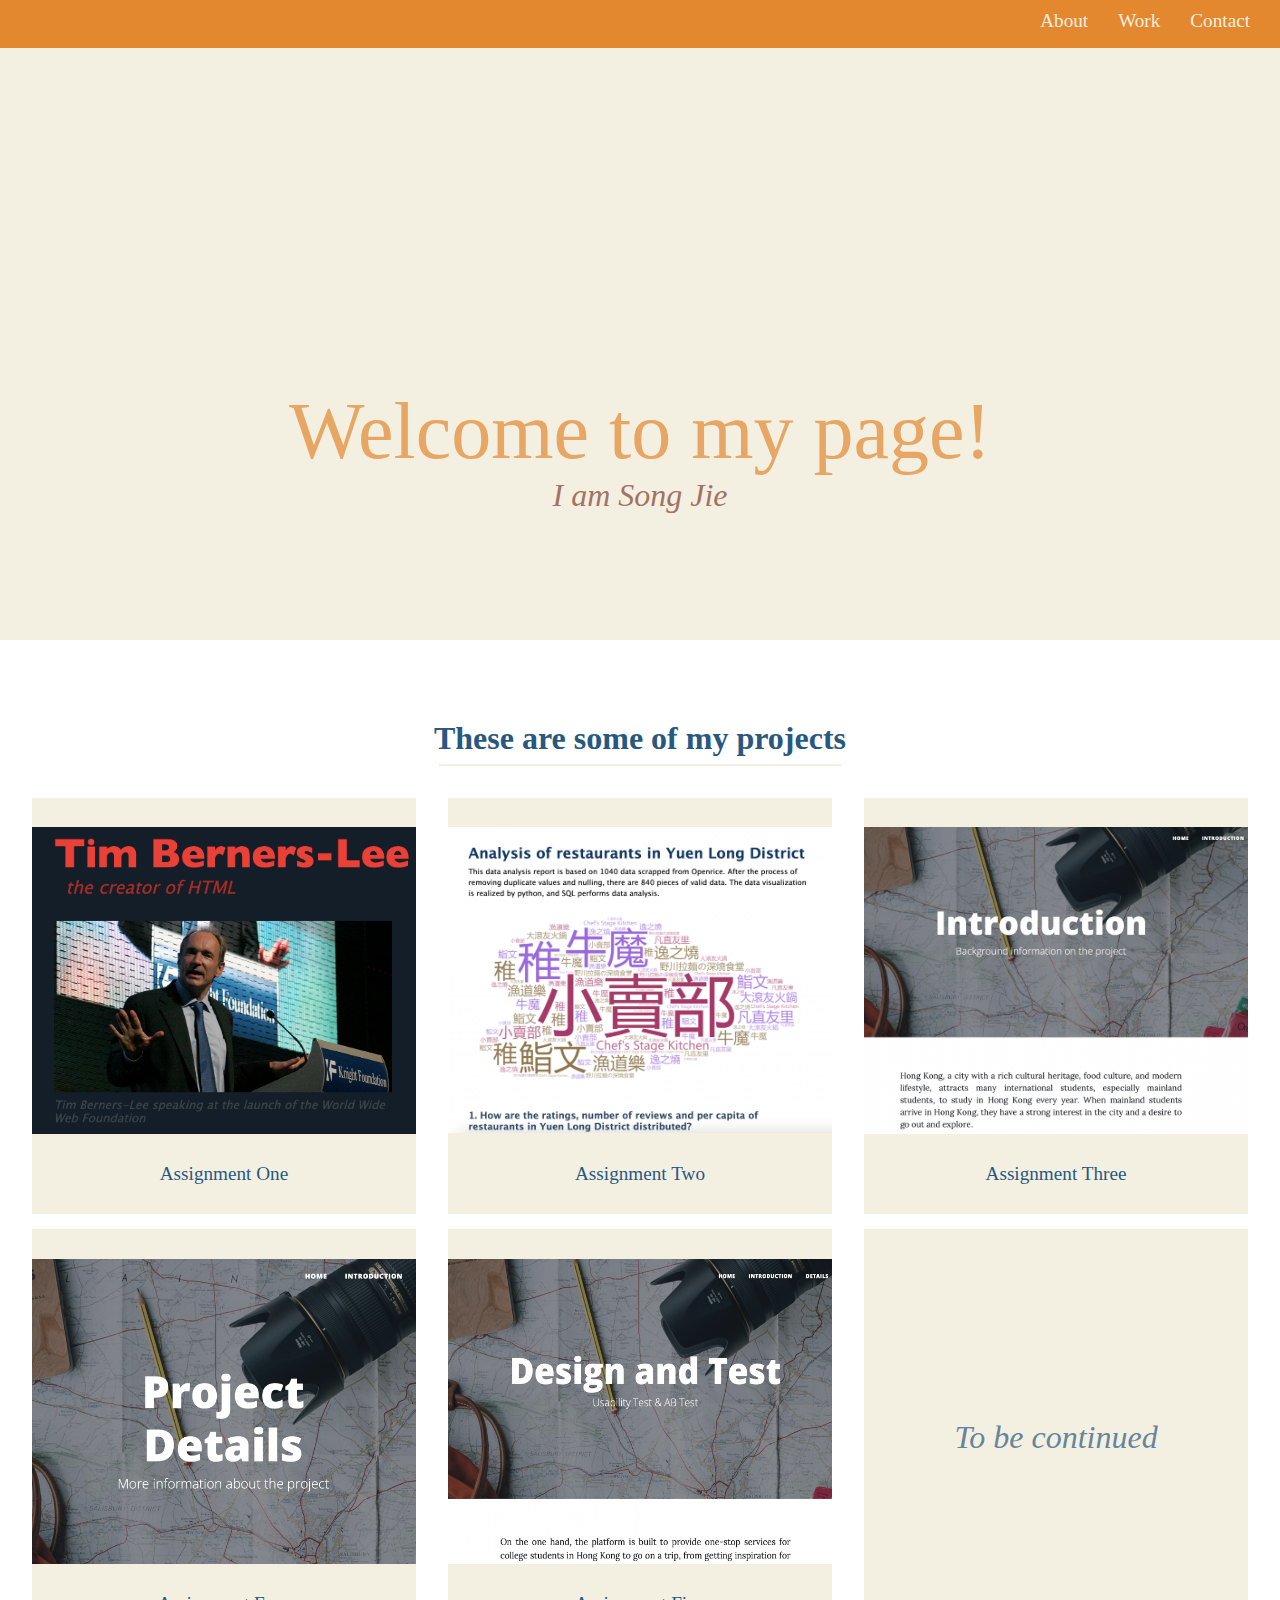
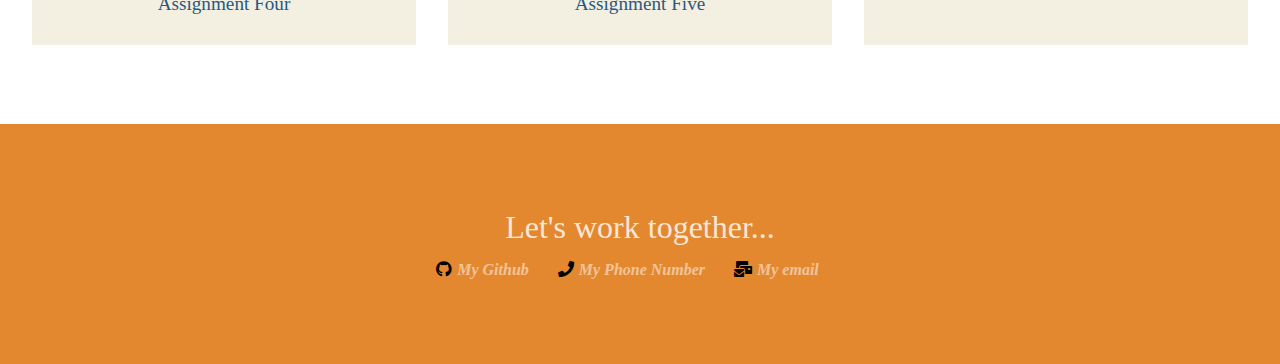
<file: index.html>
<!DOCTYPE html>
<html lang="en">
  <head>
    <meta charset="UTF-8" />
    <meta http-equiv="X-UA-Compatible" content="IE=edge" />
    <meta name="viewport" content="width=device-width, initial-scale=1.0" />
    <title>Welcome to My Page</title>
    <link rel="stylesheet" href="index.css" />
    <link
      rel="stylesheet"
      href="https://use.fontawesome.com/releases/v5.8.2/css/all.css"
    />
  </head>
  <body>
    <section id="navigator">
      <nav id="nav">
        <div class="nav-div"><a href="#aboutme">About</a></div>
        <div class="nav-div"><a href="#projects">Work</a></div>
        <div class="nav-div"><a href="#contact">Contact</a></div>
      </nav>
    </section>
    <section id="aboutme">
      <div id="introduction">
        <header>Welcome to my page!</header>
        <p>I am Song Jie</p>
      </div>
    </section>
    <section id="projects">
      <div id="title">
        <header>These are some of my projects</header>
        <hr />
      </div>
      <div id="image-text">
        <div class="assignment">
          <a href="assignment-one.html">
            <div class="content">
              <img src="pictures/Assignment One.png" alt="" />
              <p>Assignment One</p>
            </div>
          </a>
        </div>
        <div class="assignment">
          <a href="assignment-two.html">
            <div class="content">
              <img src="pictures/assignment_two.png" alt="" />
              <p>Assignment Two</p>
            </div>
          </a>
        </div>
        <div class="assignment">
          <a href="assignment-three.html">
            <div class="content">
              <img src="pictures/assignment_three.png" alt="" />
              <p>Assignment Three</p>
            </div>
          </a>
        </div>
        <div class="assignment">
          <a href="assignment-four.html">
            <div class="content">
              <img src="pictures/assignment-four.png" alt="" />
              <p>Assignment Four</p>
            </div>
          </a>
        </div>
        <div class="assignment">
          <a href="assignment-five.html">
            <div class="content">
              <img src="pictures/assignment-five.png" alt="" />
              <p>Assignment Five</p>
            </div>
          </a>
        </div>
        <div class="assignment" id="last-div">
          <p>To be continued</p>
        </div>
      </div>
    </section>
    <section id="contact">
      <div class="work">
        <p>Let's work together...</p>

        <div class="social-icons">
          <i class="fab fa-github"
            ><a href="https://github.com/SongJie2022" target="_blank"
              >My Github</a
            ></i
          >
          <i class="fas fa-phone"><a href="tel:12345678">My Phone Number</a></i>
          <i class="fas fa-mail-bulk"
            ><a href="mailto:1155163510@link.cuhk.edu.hk">My email</a></i
          >
        </div>
      </div>
    </section>
  </body>
</html>
</file>
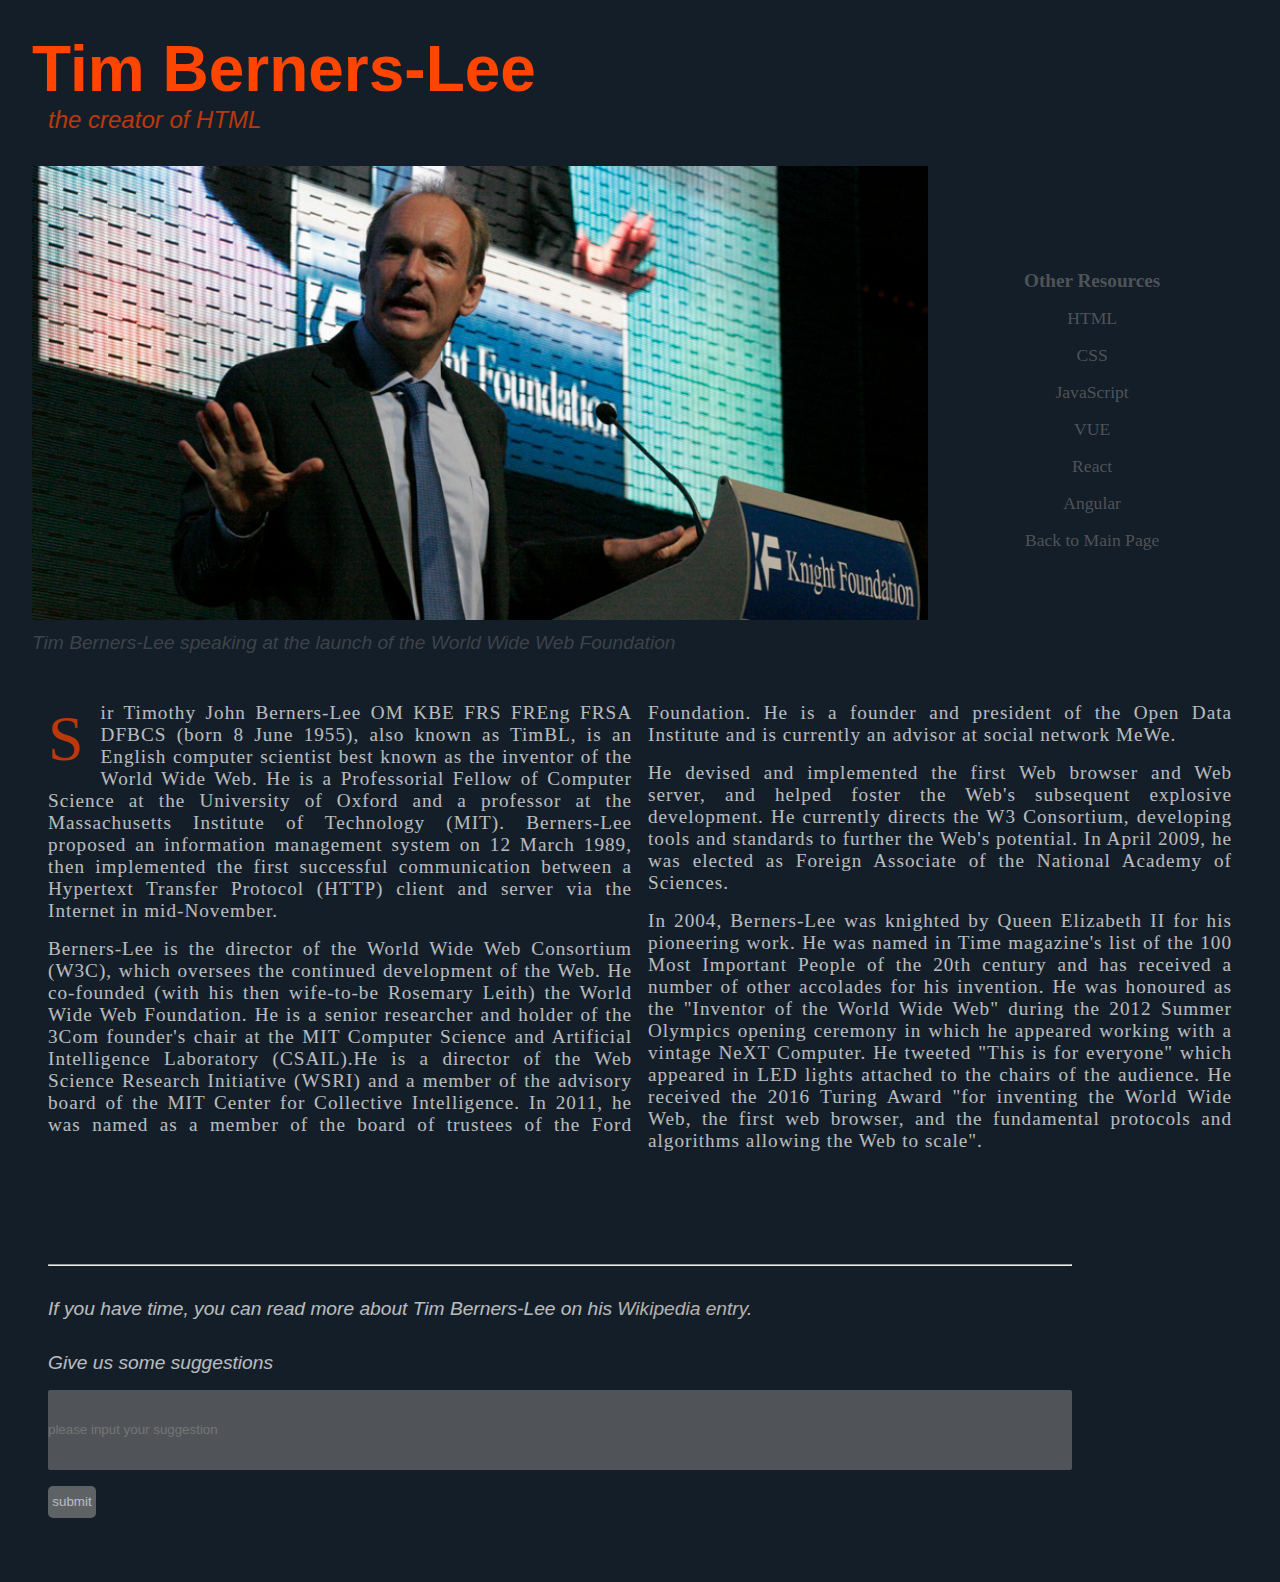
<file: assignment-one.html>
<!DOCTYPE html>
<html lang="en">
  <head>
    <meta charset="UTF-8" />
    <meta http-equiv="X-UA-Compatible" content="IE=edge" />
    <meta name="viewport" content="width=device-width, initial-scale=1.0" />
    <title>Tim Berners-Lee</title>
    <link rel="stylesheet" href="assignment-one.css" />
  </head>
  <body>
    <aside id="aside-bar">
      <ul id="other-page">
        <li id="title">Other Resources</li>
        <li>
          <a href="https://www.w3schools.com/html" target="_blank">HTML</a>
        </li>
        <li>
          <a href="https://www.w3schools.com/css/" target="_blank">CSS</a>
        </li>
        <li>
          <a href="https://www.w3schools.com/js/default.asp" target="_blank"
            >JavaScript</a
          >
        </li>
        <li><a href="https://vuejs.org/" target="_blank">VUE</a></li>
        <li><a href="https://reactjs.org/" target="_blank">React</a></li>
        <li><a href="https://angular.io/" target="_blank">Angular</a></li>
        <li><a href="index.html">Back to Main Page</a></li>
      </ul>
    </aside>
    <main>
      <section id="heading">
        <h1>Tim Berners-Lee</h1>
        <p>the creator of HTML</p>
      </section>
      <section id="picture">
        <div id="pic">
          <img src="pictures/Berners-Lee_announcing_W3F.jpg" alt="Tim Berners-Lee" />
        </div>
        <p>
          Tim Berners-Lee speaking at the launch of the World Wide Web
          Foundation
        </p>
      </section>
      <section id="text">
        <p id="first-paragraph">
          Sir Timothy John Berners-Lee OM KBE FRS FREng FRSA DFBCS (born 8 June
          1955), also known as TimBL, is an English computer scientist best
          known as the inventor of the World Wide Web. He is a Professorial
          Fellow of Computer Science at the University of Oxford and a professor
          at the Massachusetts Institute of Technology (MIT). Berners-Lee
          proposed an information management system on 12 March 1989, then
          implemented the first successful communication between a Hypertext
          Transfer Protocol (HTTP) client and server via the Internet in
          mid-November.
        </p>
        <p>
          Berners-Lee is the director of the World Wide Web Consortium (W3C),
          which oversees the continued development of the Web. He co-founded
          (with his then wife-to-be Rosemary Leith) the World Wide Web
          Foundation. He is a senior researcher and holder of the 3Com founder's
          chair at the MIT Computer Science and Artificial Intelligence
          Laboratory (CSAIL).He is a director of the Web Science Research
          Initiative (WSRI) and a member of the advisory board of the MIT Center
          for Collective Intelligence. In 2011, he was named as a member of the
          board of trustees of the Ford Foundation. He is a founder and
          president of the Open Data Institute and is currently an advisor at
          social network MeWe.
        </p>
        <p>
          He devised and implemented the first Web browser and Web server, and
          helped foster the Web's subsequent explosive development. He currently
          directs the W3 Consortium, developing tools and standards to further
          the Web's potential. In April 2009, he was elected as Foreign
          Associate of the National Academy of Sciences.
        </p>
        <p>
          In 2004, Berners-Lee was knighted by Queen Elizabeth II for his
          pioneering work. He was named in Time magazine's list of the 100 Most
          Important People of the 20th century and has received a number of
          other accolades for his invention. He was honoured as the "Inventor of
          the World Wide Web" during the 2012 Summer Olympics opening ceremony
          in which he appeared working with a vintage NeXT Computer. He tweeted
          "This is for everyone" which appeared in LED lights attached to the
          chairs of the audience. He received the 2016 Turing Award "for
          inventing the World Wide Web, the first web browser, and the
          fundamental protocols and algorithms allowing the Web to scale".
        </p>
      </section>
      <section id="end">
        <hr />
        <p>
          If you have time, you can read more about Tim Berners-Lee on his
          <a
            href="https://en.wikipedia.org/wiki/Tim_Berners-Lee"
            target="_blank"
            >Wikipedia entry</a
          >.
        </p>
        <p>Give us some suggestions</p>
        <input type="text" placeholder="please input your suggestion" />
        <button>submit</button>
      </section>
    </main>
  </body>
</html>
</file>
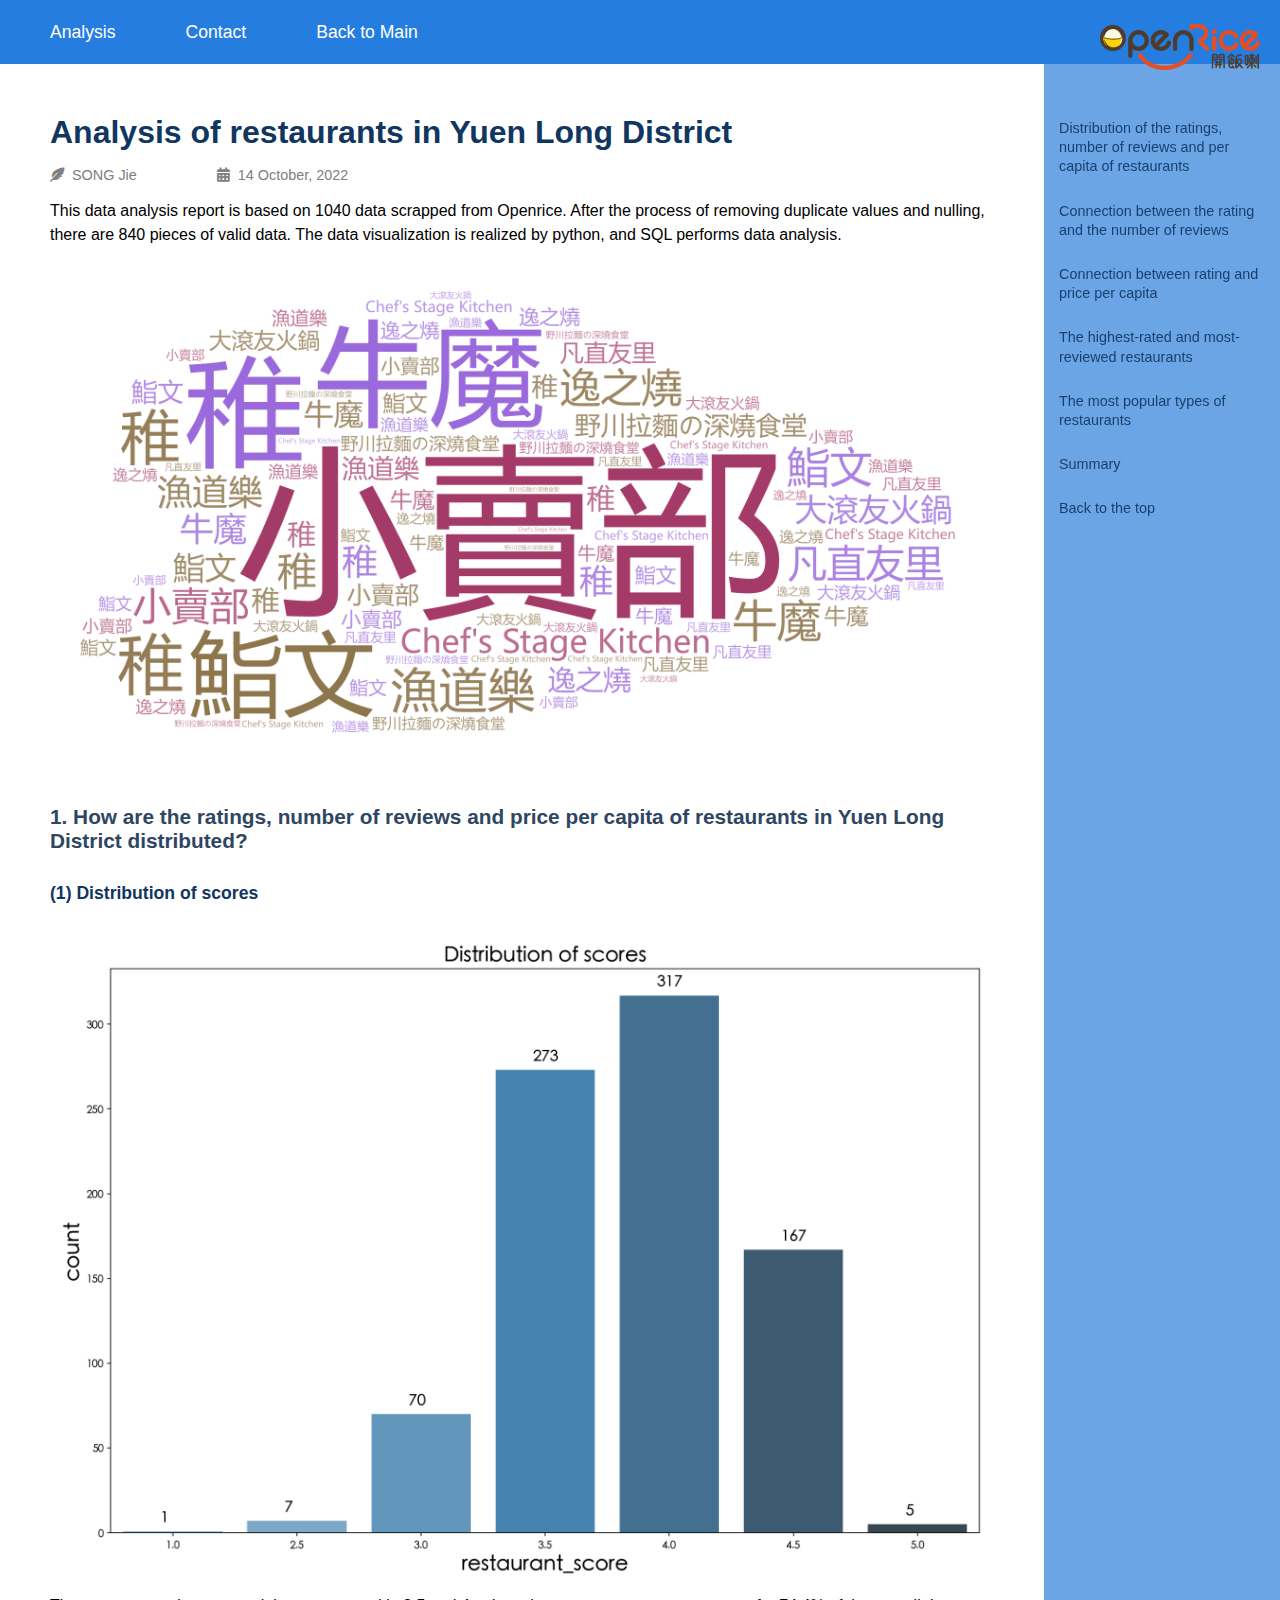
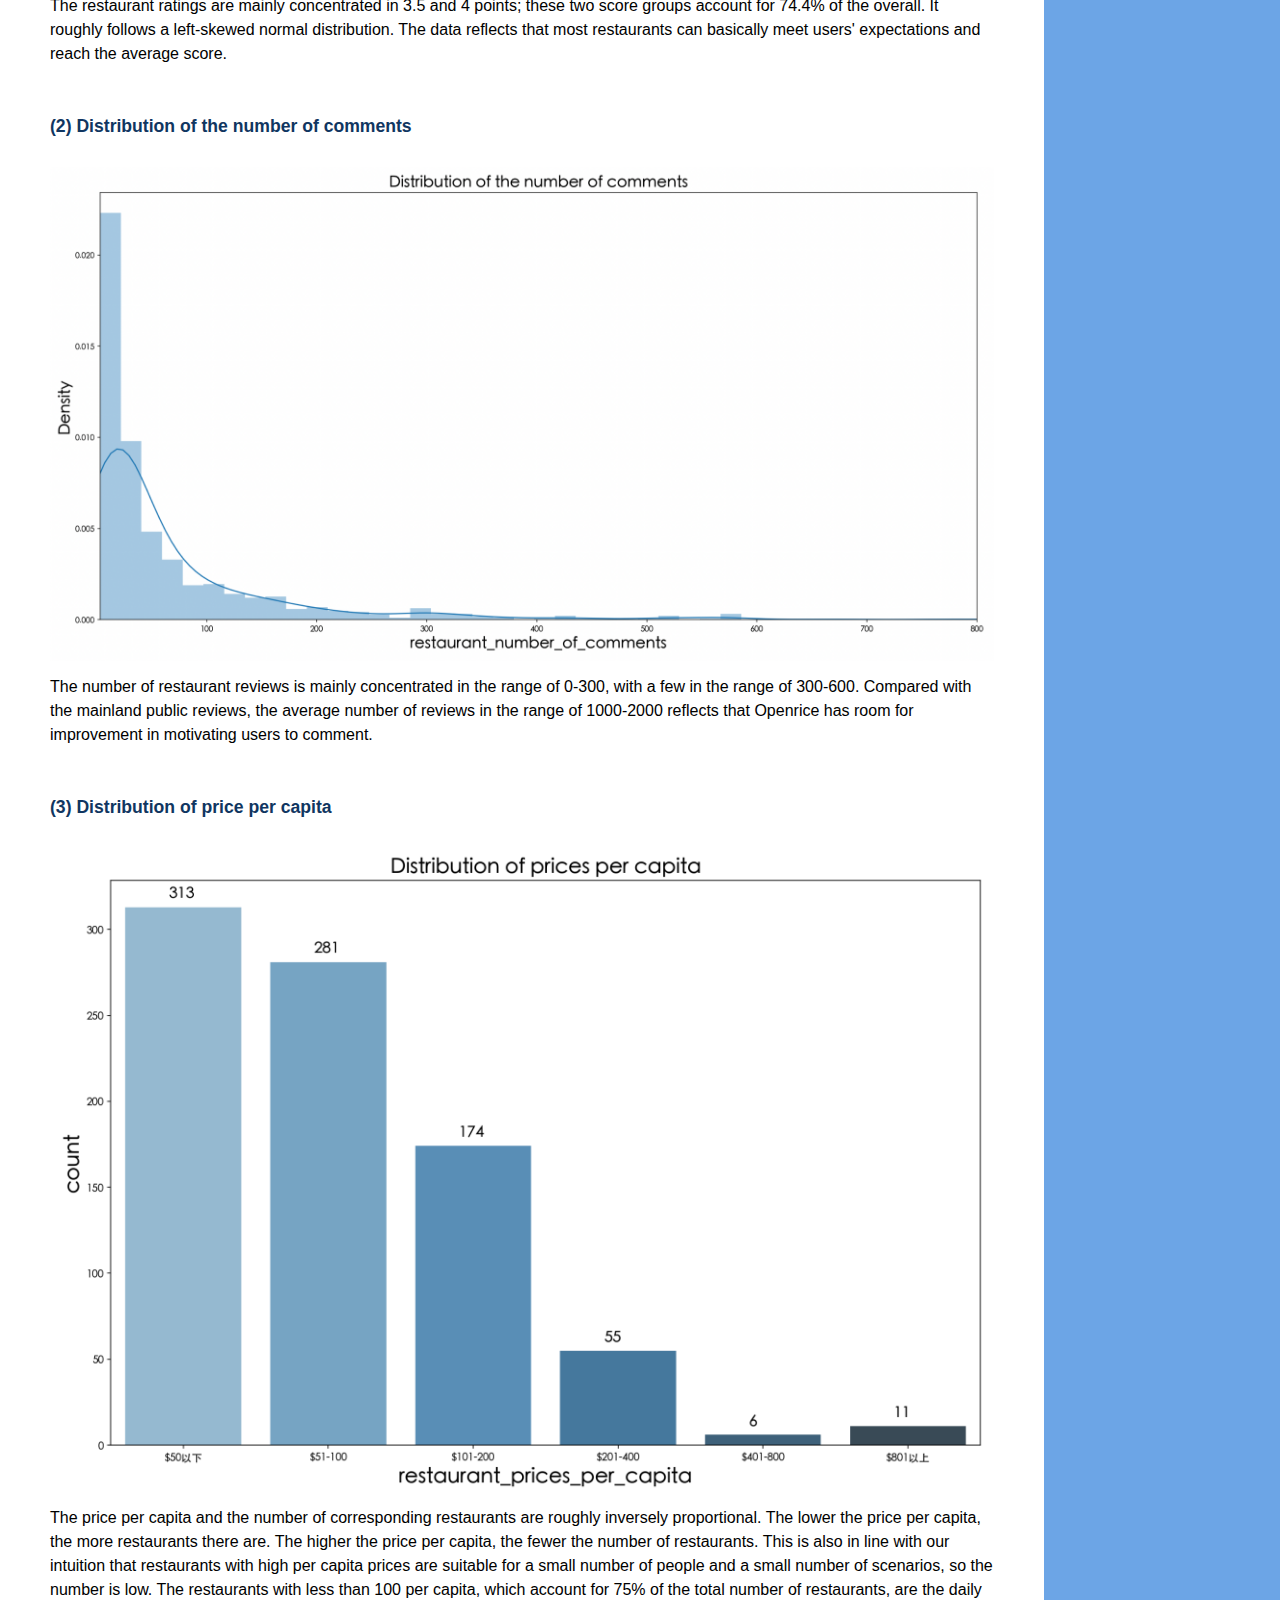
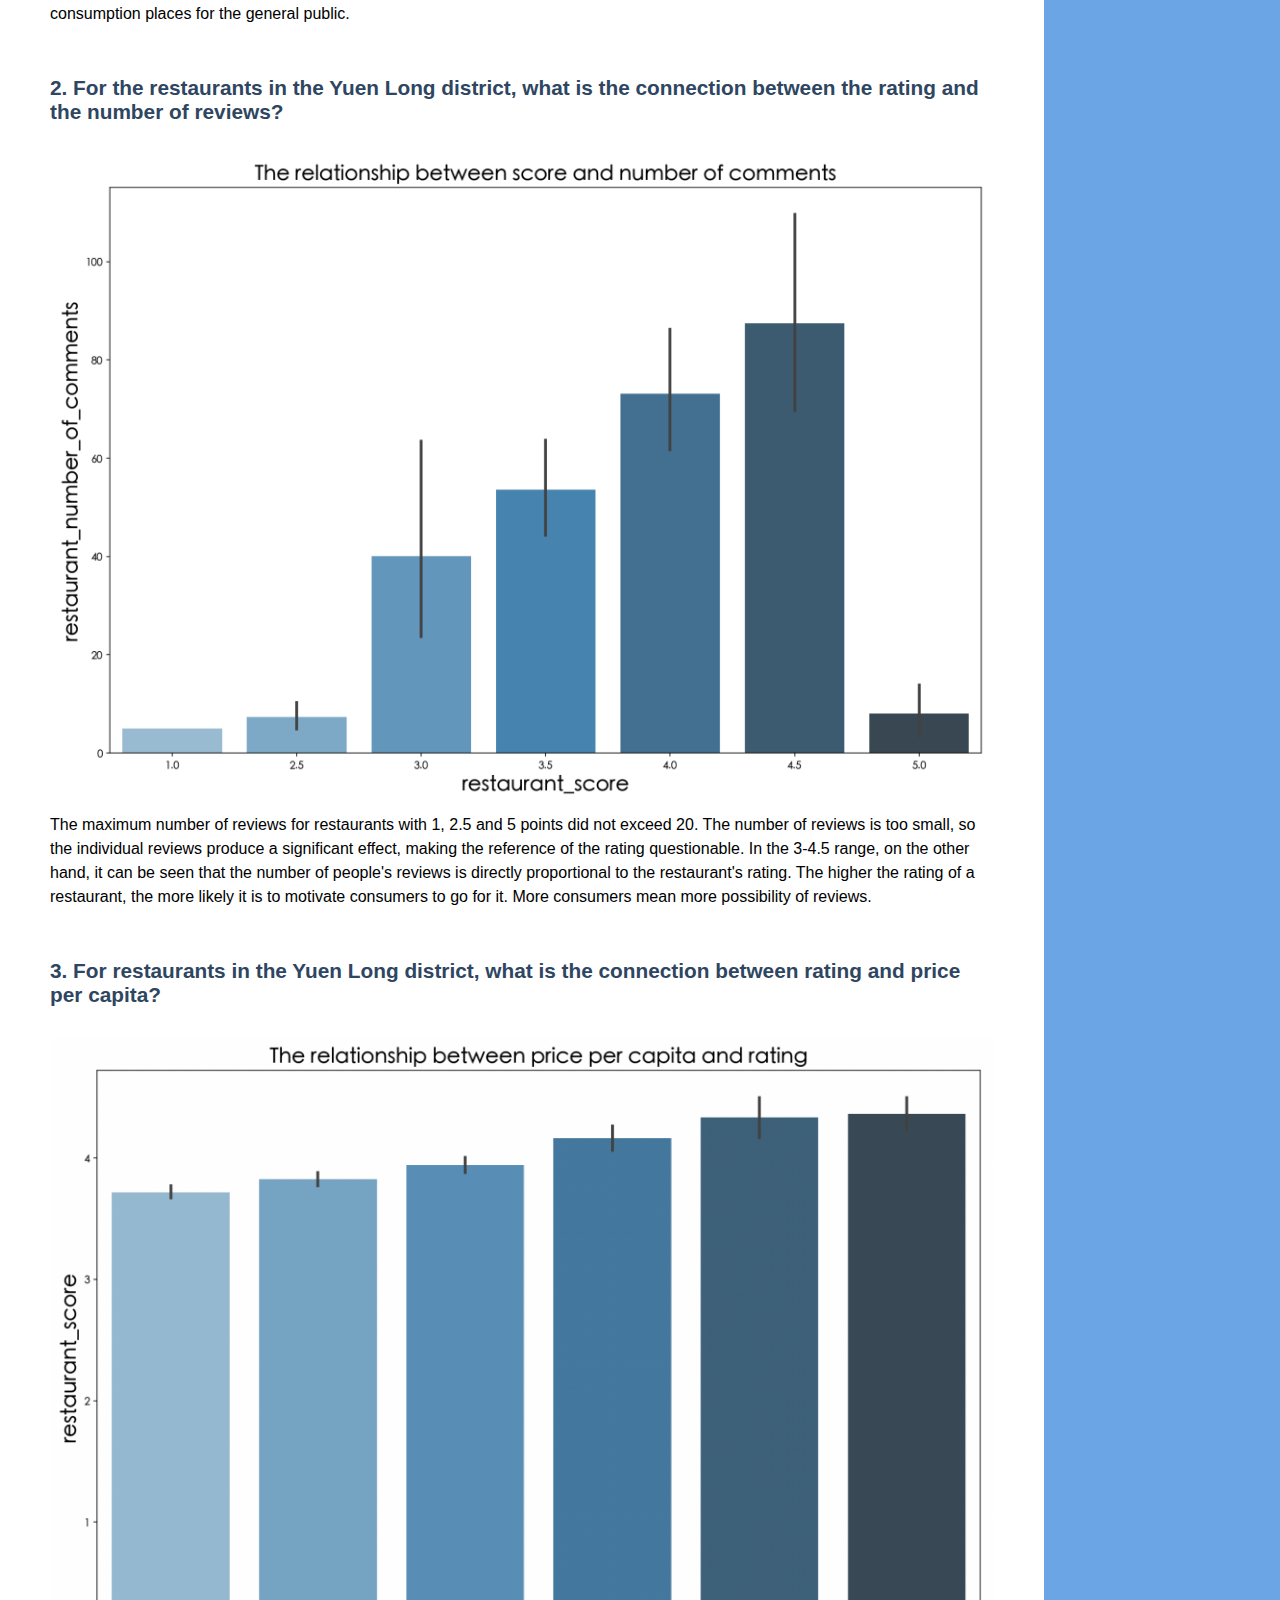
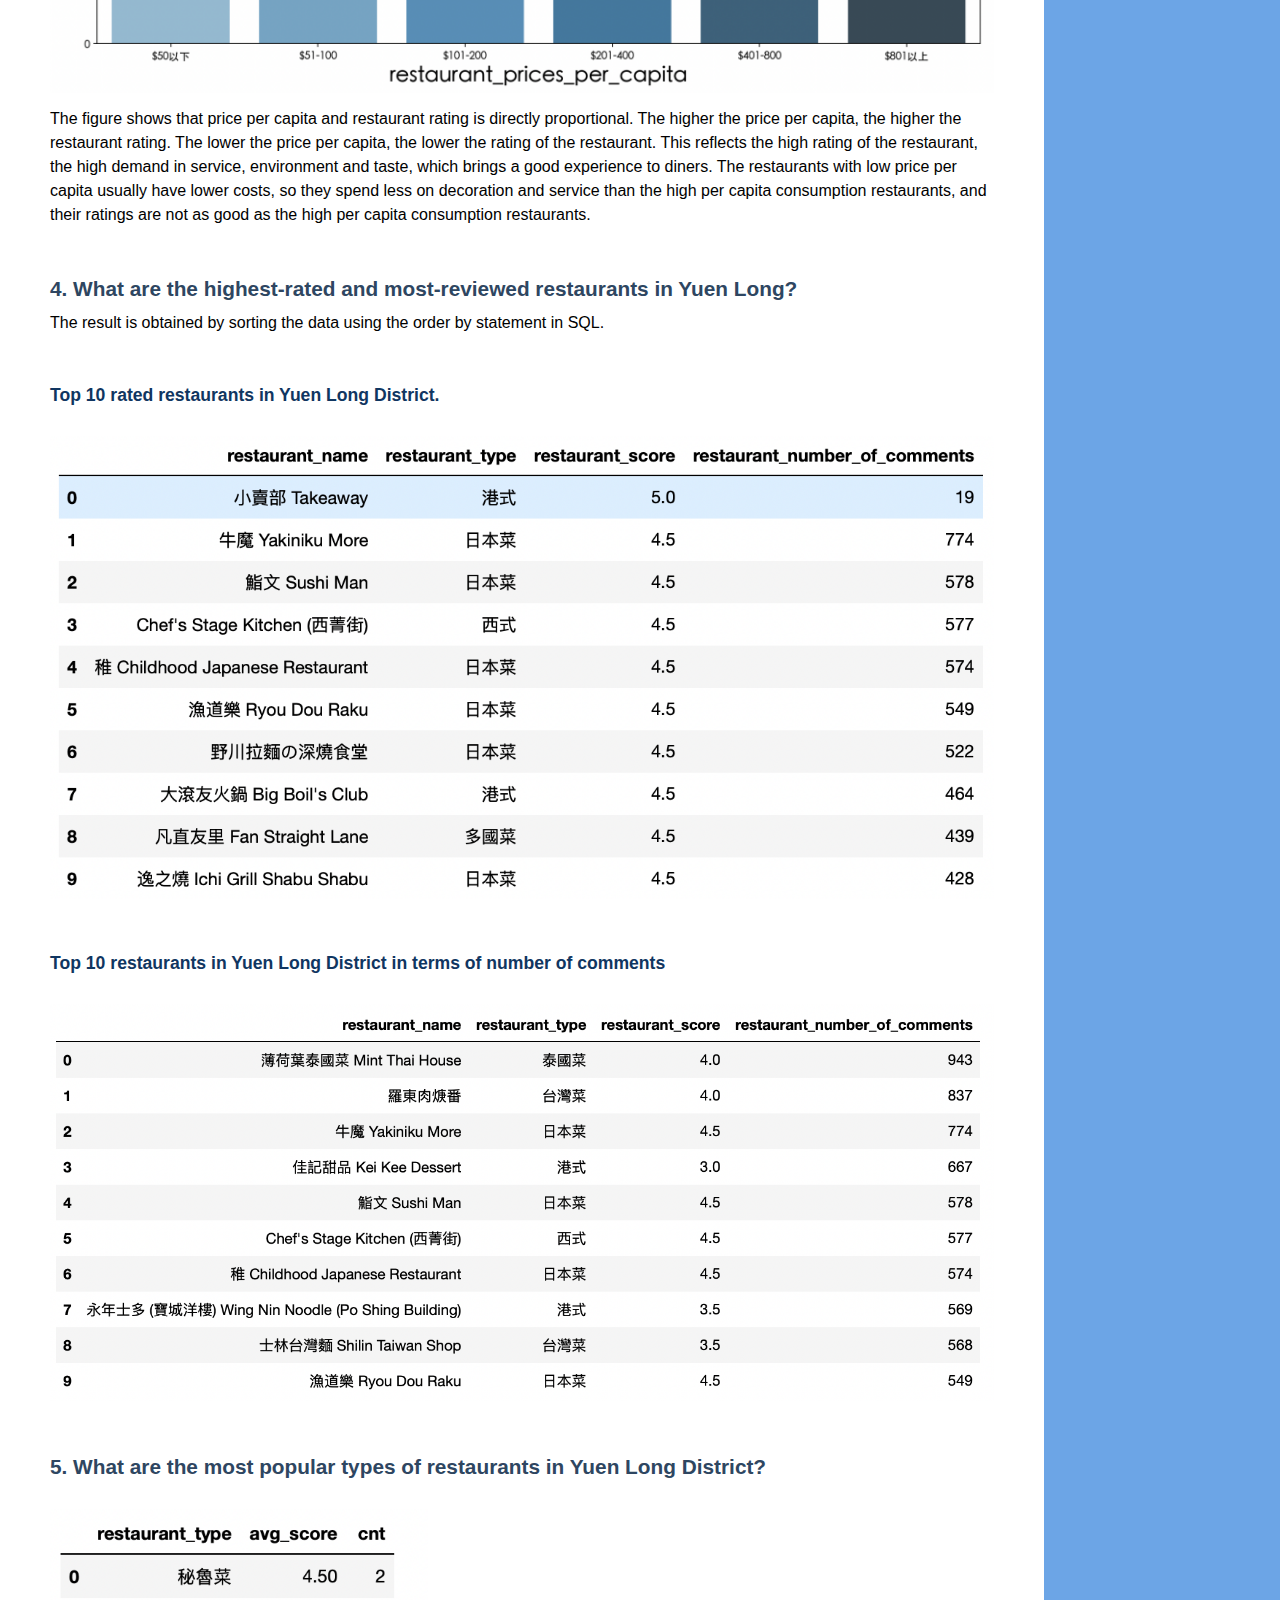
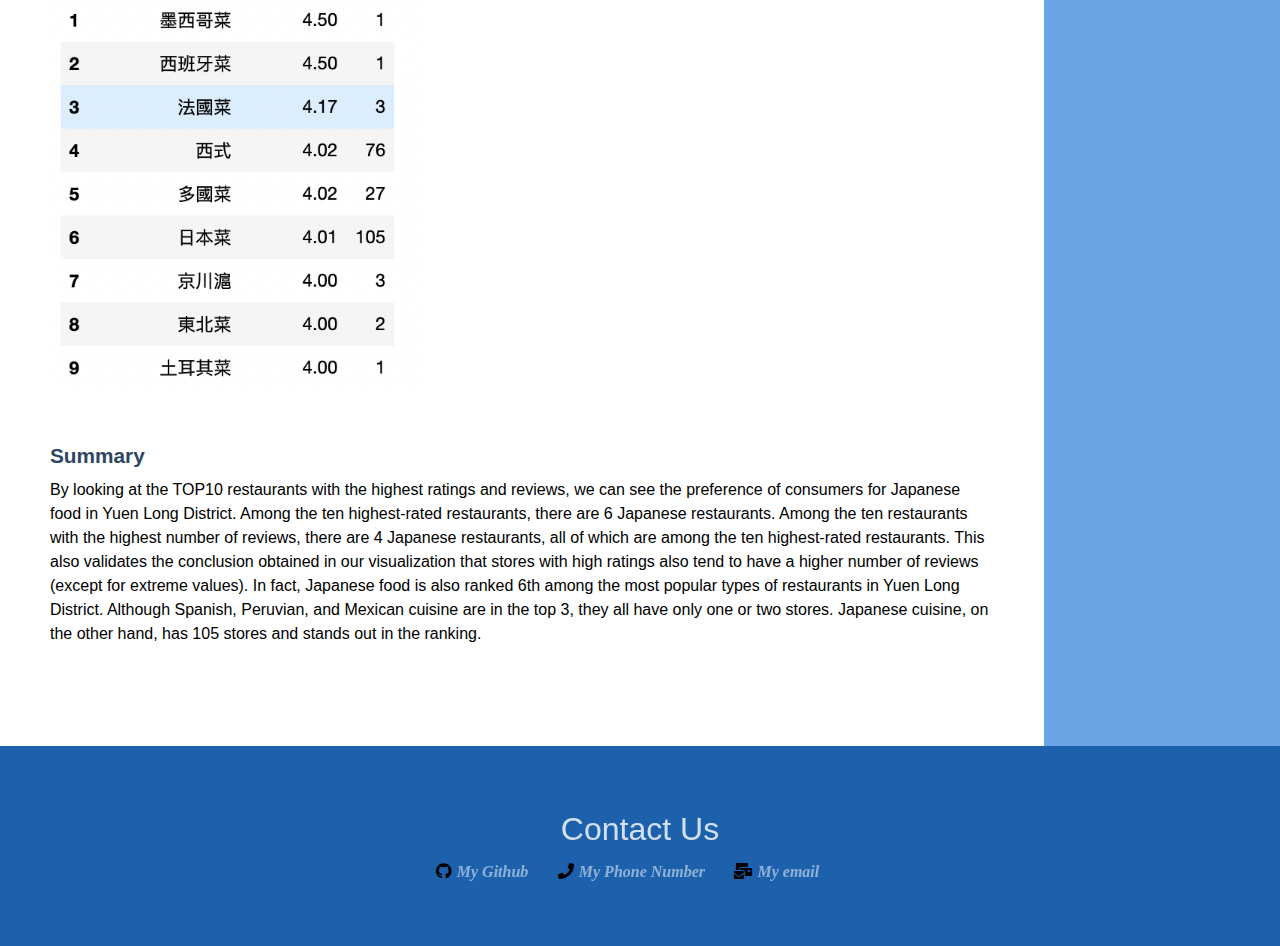
<file: assignment-two.html>
<!DOCTYPE html>
<html lang="en">
  <head>
    <meta charset="UTF-8" />
    <meta http-equiv="X-UA-Compatible" content="IE=edge" />
    <meta name="viewport" content="width=device-width, initial-scale=1.0" />
    <title>Analysis of restaurants in Yuen Long District</title>
    <link rel="stylesheet" href="assignment-two.css" />
    <link
      rel="stylesheet"
      href="https://use.fontawesome.com/releases/v5.8.2/css/all.css"
    />
  </head>
  <body>
    <main>
      <section id="navbar">
        <div id="nav_div">
          <nav id="nav">
            <div class="nav-div"><a href="#content">Analysis</a></div>
            <div class="nav-div"><a href="#contact">Contact</a></div>
            <div class="nav-div">
              <a href="index.html">Back to Main</a>
            </div>
          </nav>
        </div>
        <img src="pictures/openrice.png" alt="openrice_logo" id="logo" />
      </section>
      <section id="content">
        <article id="text">
          <h2 class="title">Analysis of restaurants in Yuen Long District</h2>
          <div id="writing_info">
            <div id="author"><i class="fas fa-feather-alt"></i>SONG Jie</div>
            <div id="date">
              <i class="fas fa-calendar-alt"></i>14 October, 2022
            </div>
          </div>
          <p>
            This data analysis report is based on 1040 data scrapped from
            Openrice. After the process of removing duplicate values and
            nulling, there are 840 pieces of valid data. The data visualization
            is realized by python, and SQL performs data analysis.
          </p>
          <img class="picture" src="pictures/wordcloud.png" alt="" />
          <h3 class="subtitle" id="Q1">
            1. How are the ratings, number of reviews and price per capita of
            restaurants in Yuen Long District distributed?
          </h3>
          <h4 class="detail">(1) Distribution of scores</h4>
          <img class="picture" src="pictures/distribution_of_scores.png" alt="" />
          <p>
            The restaurant ratings are mainly concentrated in 3.5 and 4 points;
            these two score groups account for 74.4% of the overall. It roughly
            follows a left-skewed normal distribution. The data reflects that
            most restaurants can basically meet users' expectations and reach
            the average score.
          </p>
          <h4 class="detail">(2) Distribution of the number of comments</h4>
          <img
            class="picture"
            src="pictures/distribution_of_the_number_of_comments.png"
            alt=""
          />
          <p>
            The number of restaurant reviews is mainly concentrated in the range
            of 0-300, with a few in the range of 300-600. Compared with the
            mainland public reviews, the average number of reviews in the range
            of 1000-2000 reflects that Openrice has room for improvement in
            motivating users to comment.
          </p>
          <h4 class="detail">(3) Distribution of price per capita</h4>
          <img
            class="picture"
            src="pictures/distribution_of_prices_per_capita.png"
            alt=""
          />
          <p>
            The price per capita and the number of corresponding restaurants are
            roughly inversely proportional. The lower the price per capita, the
            more restaurants there are. The higher the price per capita, the
            fewer the number of restaurants. This is also in line with our
            intuition that restaurants with high per capita prices are suitable
            for a small number of people and a small number of scenarios, so the
            number is low. The restaurants with less than 100 per capita, which
            account for 75% of the total number of restaurants, are the daily
            consumption places for the general public.
          </p>
          <h3 class="subtitle" id="Q2">
            2. For the restaurants in the Yuen Long district, what is the
            connection between the rating and the number of reviews?
          </h3>
          <img
            class="picture"
            src="pictures/the_relationship_between_score_and_number_of_comments.png"
            alt=""
          />
          <p>
            The maximum number of reviews for restaurants with 1, 2.5 and 5
            points did not exceed 20. The number of reviews is too small, so the
            individual reviews produce a significant effect, making the
            reference of the rating questionable. In the 3-4.5 range, on the
            other hand, it can be seen that the number of people's reviews is
            directly proportional to the restaurant's rating. The higher the
            rating of a restaurant, the more likely it is to motivate consumers
            to go for it. More consumers mean more possibility of reviews.
          </p>
          <h3 class="subtitle" id="Q3">
            3. For restaurants in the Yuen Long district, what is the connection
            between rating and price per capita?
          </h3>
          <img
            class="picture"
            src="pictures/the_relationship_between_price_per_capita_and_rating.png"
            alt=""
          />
          <p>
            The figure shows that price per capita and restaurant rating is
            directly proportional. The higher the price per capita, the higher
            the restaurant rating. The lower the price per capita, the lower the
            rating of the restaurant. This reflects the high rating of the
            restaurant, the high demand in service, environment and taste, which
            brings a good experience to diners. The restaurants with low price
            per capita usually have lower costs, so they spend less on
            decoration and service than the high per capita consumption
            restaurants, and their ratings are not as good as the high per
            capita consumption restaurants.
          </p>
          <h3 class="subtitle" id="Q4">
            4. What are the highest-rated and most-reviewed restaurants in Yuen
            Long?
          </h3>
          <p>
            The result is obtained by sorting the data using the order by
            statement in SQL.
          </p>
          <h4 class="detail">
            Top 10 rated restaurants in Yuen Long District.
          </h4>
          <img class="picture" src="pictures/top_10_score.png" alt="" />
          <h4 class="detail">
            Top 10 restaurants in Yuen Long District in terms of number of
            comments
          </h4>
          <img class="picture" src="pictures/top_10_comments.png" alt="" />
          <h3 class="subtitle" id="Q5">
            5. What are the most popular types of restaurants in Yuen Long
            District?
          </h3>
          <img class="picture" src="pictures/top_10_type.png" alt="" />
          <h3 class="subtitle" id="end">Summary</h3>
          <p>
            By looking at the TOP10 restaurants with the highest ratings and
            reviews, we can see the preference of consumers for Japanese food in
            Yuen Long District. Among the ten highest-rated restaurants, there
            are 6 Japanese restaurants. Among the ten restaurants with the
            highest number of reviews, there are 4 Japanese restaurants, all of
            which are among the ten highest-rated restaurants. This also
            validates the conclusion obtained in our visualization that stores
            with high ratings also tend to have a higher number of reviews
            (except for extreme values). In fact, Japanese food is also ranked
            6th among the most popular types of restaurants in Yuen Long
            District. Although Spanish, Peruvian, and Mexican cuisine are in the
            top 3, they all have only one or two stores. Japanese cuisine, on
            the other hand, has 105 stores and stands out in the ranking.
          </p>
        </article>
        <aside id="sidebar">
          <ul id="bar">
            <li>
              <a href="#Q1"
                >Distribution of the ratings, number of reviews and per capita
                of restaurants</a
              >
            </li>
            <li>
              <a href="#Q2">
                Connection between the rating and the number of reviews
              </a>
            </li>
            <li>
              <a href="#Q3"> Connection between rating and price per capita </a>
            </li>
            <li>
              <a href="#Q4">
                The highest-rated and most-reviewed restaurants
              </a>
            </li>
            <li>
              <a href="#Q5"> The most popular types of restaurants </a>
            </li>
            <li>
              <a href="#end">Summary</a>
            </li>
            <li>
              <a href="#nav">Back to the top</a>
            </li>
          </ul>
        </aside>
      </section>
      <section id="contact">
        <div class="work">
          <p>Contact Us</p>

          <div class="social-icons">
            <i class="fab fa-github"
              ><a href="https://github.com/SongJie2022" target="_blank"
                >My Github</a
              ></i
            >
            <i class="fas fa-phone"
              ><a href="tel:12345678">My Phone Number</a></i
            >
            <i class="fas fa-mail-bulk"
              ><a href="mailto:1155163510@link.cuhk.edu.hk">My email</a></i
            >
          </div>
        </div>
      </section>
    </main>
  </body>
</html>
</file>
<file: index.css>
*, ::before, ::after{
  margin: 0;
  padding: 0;
}

html{
  font-size: 100%;
  font-family:Cambria, Cochin, Georgia, Times, 'Times New Roman', serif;
  box-sizing: border-box;
}

:root{
  --background-color1:rgb(227,136,47);
  --background-color2:rgb(243,240,226);
  --background-color3:#285880;
  --background-color4:rgb(130,61,46);
}

#navigator{
  background-color: var(--background-color1);
  width: 100%;
  height: 3rem;
  position: fixed;
  z-index: 99;
}

#aboutme{
  background-color: var(--background-color2);
  width: 100%;
  height: 40rem;
}

#projects{
  background-color: var(--background-color);
  width: 100%;
  height: auto;
}

#contact{
  background-color: var(--background-color1);
  width: 100%;
  height: 15rem;
}

#nav{
  display: flex;
  justify-content: flex-end;
  margin-top: 10px;
}

.nav-div a{
  text-decoration: none;
  color: var(--background-color2);
  font-size: 1.2rem;
  margin-right: 30px;
}

.nav-div a:hover{
  color: var(--background-color4);
  font-size: 1.3rem;
}

#introduction{
  width: 100%;
  height: 100%;
  position: absolute;
  display: flex;
  flex-direction: column;
  justify-content: center;
  align-items: center;
}

#introduction header{
  font-size: 5rem;
  color: var(--background-color1);
  opacity: 0.7;
}

#introduction p{
  font-size: 2rem;
  font-style: italic;
  font-weight: lighter;
  color: var(--background-color4);
  opacity: 0.7;
}

#title{
  display: flex;
  flex-direction: column;
  align-items: center;
  padding-top:5rem;
}

#title header{
  font-size: 2rem;
  font-weight: bold;
  color: var(--background-color3);
}

#title hr{
  width: 25rem;
  margin-top: 7px;
  border: 1.5px solid var(--background-color2);
  background-color: var(--background-color2);
}

#image-text{
  padding:2rem 0 4rem 0;
  display: flex;
  flex-wrap: wrap;
  justify-content: space-evenly;
}


.assignment{
  background-color: var(--background-color2);
  width: 24rem;
  height: 26rem;
  margin-bottom: 15px;
}

.assignment a{
  text-decoration: none;
}

.content{
  width: 100%;
  height: 100%;
  display: flex;
  flex-direction: column;
  justify-content: space-evenly;
  align-items: center;
}

.assignment img{
  width: 100%;
}

.assignment p{
  color:var(--background-color3);
  font-size: 1.2rem;
}

#last-div{
  display: flex;
  justify-content: center;
  align-items: center;
}

#last-div p{
  font-size: 2rem;
  opacity: 0.7;
  font-style: italic;
}

.work{
  height: 100%;
  display: flex;
  flex-direction: column;
  justify-content: center;
  align-items: center;
}

.work p{
  font-size: 2rem;
  color: white;
  opacity: 0.8;
  font-weight: lighter;
}

.social-icons i{
  margin: 15px 25px 0 0 ;
}

.social-icons a{
  text-decoration: none;
  margin-left: 5px;
  color:white;
  opacity: 0.5;
  font-style: italic;
  font-weight:bold;
}

@media only screen and (max-width:770px){
  #introduction header{
    font-size: 4rem;
  }
}

@media only screen and (max-width:600px){
  #introduction header{
    font-size: 3rem;
  }
}

/*#contact hr{
  width: 100%;
  margin-top: 7px;
  border: 0.1px solid rgba(255,255,255,200);
}*/
</file>
<file: assignment-one.css>
*, ::after, ::before{
  margin: 0;
  padding: 0;
}

:root{
  --background-color1:#00beef;
  --background-color2:#306203;
  --background-color3:orangered;
  --background-color4:rgba(120, 120, 120, 0.6);
  --background-color5:linen;
  --background-color6:rgb(20, 30, 40);
}

main{
  background-color: var(--background-color6);
  color:white;
  display: flex;
  flex-direction: column;
  align-items: flex-start;
  justify-content: center;
  
}

#heading{
  padding:2rem;
  text-align: left;
  color:orangered;
  
}

#heading h1{
  font-size:4rem;
  font-weight: bolder;
  font-family:'Gill Sans', 'Gill Sans MT', Calibri, 'Trebuchet MS', sans-serif;
}

#heading p{
  font-size: 1.5rem;
  font-style: italic;
  font-weight: lighter;
  padding-left: 1rem;
}

#picture{
  margin-left: 2rem;
  display: flex;
  flex-direction: column;
  width:70%;
}

#pic{
  width: 100%;
  height: 100%;
}

#pic img{
  width: 100%;
  height: auto;
}

#picture p{
  color:var(--background-color4);
  font-style:italic;
  margin-top: 0.5rem;
}

#text{
  column-width: 25rem;
  margin: 3rem;
}

p{
  font-size: 1.2rem;
  font-family:'Lucida Sans', 'Lucida Sans Regular', 'Lucida Grande', 'Lucida Sans Unicode', Geneva, Verdana, sans-serif;
  opacity: 0.7;
}

#text p{
  margin-bottom:1rem;
  text-align: justify;
  font-family:'Times New Roman', Times, serif;
  letter-spacing:1px;
}

#first-paragraph::first-letter{
  font-size: 4rem;
  color:var(--background-color3);
  float: left;
  margin-right: 1rem;
}



#end{
  margin:4rem 3rem;
  font-style: italic;
  width: 80%;
}

#end p{
  margin-top: 2rem;
}


input{
  height: 5rem;
  width: 100%;
  background-color: var(--background-color4);
  border: none;
  border-radius: 2px;
  margin-top: 1rem;
}

button{
  border:none;
  width:3rem;
  height: 2rem;
  margin-top: 1rem;
  background-color:grey;
  color: white;
  opacity: 0.7;
  border-radius: 5px;
}


a{
  text-decoration: none;
  color:var(--background-color5);
}

a:hover{
  color:var(--background-color1)
}


#aside-bar{
  position: absolute;
  left:80%;
  top:30%;
}

#other-page a{
  font-size: 1.1rem;
  color:var(--background-color4);
}

#other-page a:hover{
  font-size: 1.2rem;
  color:var(--background-color5);
}

li{
  list-style-type: none;
  margin-bottom: 1rem;
  text-align: center;
}


#title{
  font-weight: bolder;
  font-size: 1.2rem;
  color:var(--background-color4);
}


@media only screen and (max-width:770px){
  #aside-bar{
    top:20%;
  }

  #title{
    font-weight: bolder;
    font-size: 1.1rem;
  }

  #other-page a{
    font-size: 0.8rem;
  }

  #other-page a:hover{
    font-size: 1rem;
  }

  p{
    font-size: 1rem;
  }

  #heading h1{
    font-size: 3.5rem;
  }
}
</file>
<file: assignment-two.css>
*,::after,::before{
    margin: 0;
    padding: 0;
    
}

:root{
    --color1:#103661;
    --color2:#6CA5E6;
    --color3:#267DE0;
    --color4:#2E4661;
    --color5:#1D61AD;
}

html{
    box-sizing: border-box;
    font-size: 100%;
    font-family:'Lucida Sans', 'Lucida Sans Regular', 'Lucida Grande', 'Lucida Sans Unicode', Geneva, Verdana, sans-serif;
}

a{
    text-decoration: none;
}

#navbar{
    background-color: var(--color3);
    width: 100%;
    height: 4rem;
    display: flex;
    justify-content: space-between;
    align-items: center;
}

#nav{
    display: flex;
}

.nav-div{
  margin-left: 70px;
}

.nav-div:first-of-type{
    margin-left: 50px;
}

.nav-div a{
    font-size: 1.1rem;
    color:white;
}

.nav-div a:hover{
    font-size: 1.2rem;
    color:var(--color1);
}

#logo{
  margin-right: 20px;
  z-index: 99;
  width: 10rem;
}

#content{
    width: 100%;
    display: flex;
    justify-content: space-between;
}

#text{
    height: auto;
    width: 80%;
}

#sidebar{
    background-color: var(--color2);
    width: 20%;
}

#contact{
    background-color: var(--color5);
    height: 200px;
}

.work{
    height: 100%;
    display: flex;
    flex-direction: column;
    justify-content: center;
    align-items: center;
}
  
.work p{
    font-size: 2rem;
    color: white;
    opacity: 0.8;
    font-weight: lighter;
}
  
.social-icons i{
  margin: 15px 25px 0 0 ;
}
  
.social-icons a{
  text-decoration: none;
  margin-left: 5px;
  color:white;
  opacity: 0.5;
  font-style: italic;
  font-weight:bold;
}

article{
  padding: 20px 50px 100px 50px;
}

article h2, img{
  margin-top: 30px;
}

article h2{
  font-size: 2rem;
  color:var(--color1);
}

#writing_info{
  display: flex;
  flex-direction: row;
  margin:1rem 0;
}

#writing_info div{
  margin-right: 5rem;
  font-size: 0.9rem;
  color: gray;
}

#writing_info i{
  margin-right: 0.5rem;
}

article p{
  margin-top: 10px;
  line-height: 1.5rem;
}

article h3, h4{
  margin-top: 50px;
}

article h3{
  font-size: 1.3rem;
  color: var(--color4);
}

article h4{
  font-size: 1.1rem;
  color:var(--color1)
}
  
article h4:nth-of-type(1){
  margin-top: 30px;
}

.picture{
  width: 100%;
}

.picture:last-of-type{
  width: 40%;
}

aside{
  position: relative;
}

ul{
  position: sticky;
  top: 10px;
  padding: 30px 15px;
  margin-bottom: 50px;
}

li{
  list-style-type: none;
  margin-top: 25px;
  font-size: 0.9rem;
  line-height: 1.2rem;
}

li a{
  color: var(--color1);
  opacity: 0.9;
}

li a:hover{
  color: white;
}

  
@media only screen and (max-width:700px){
  .nav-div a{
    font-size: 1rem;
  }

  .nav-div a:hover{
    font-size: 1rem;
  }

  .nav-div{
    margin-left: 20px;
  }

  #writing_info{
    flex-direction: column;
  }

  #writing_info div{
    margin-top: 5px;
  }

}
</file>
